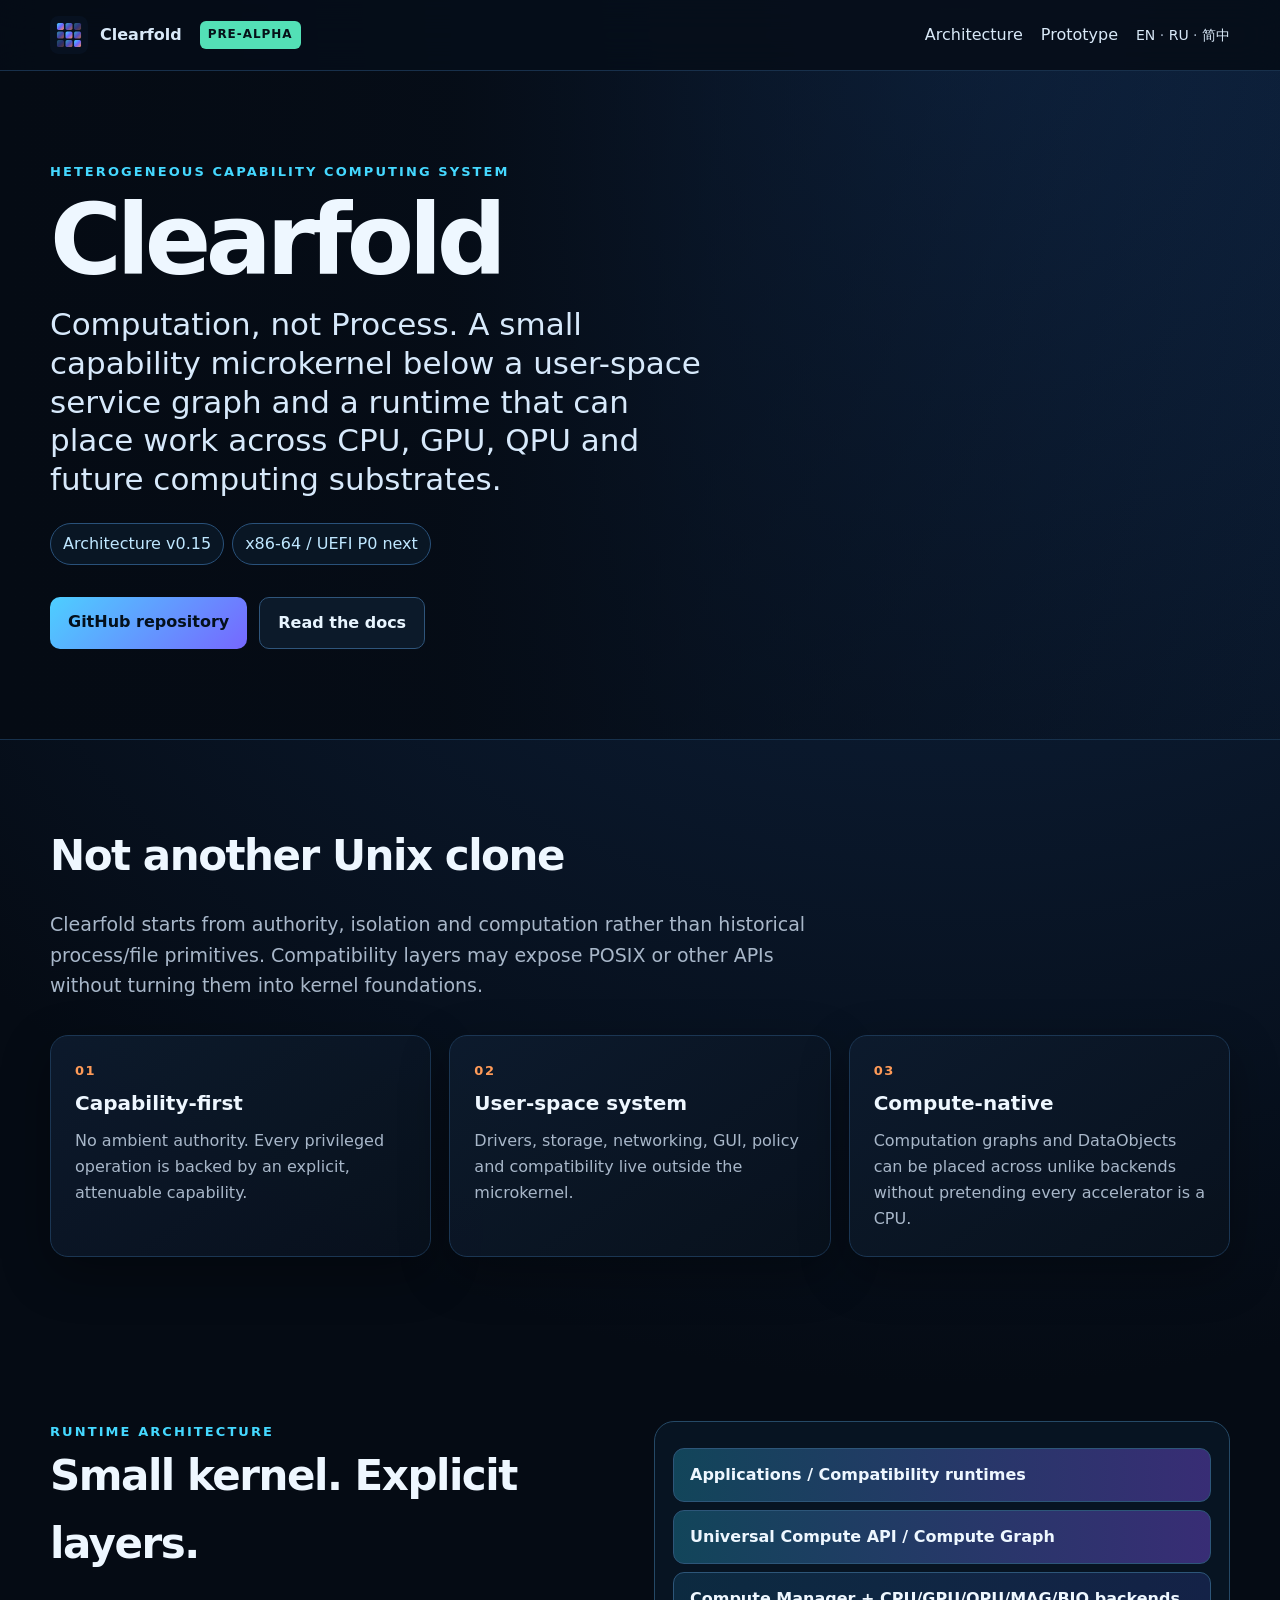
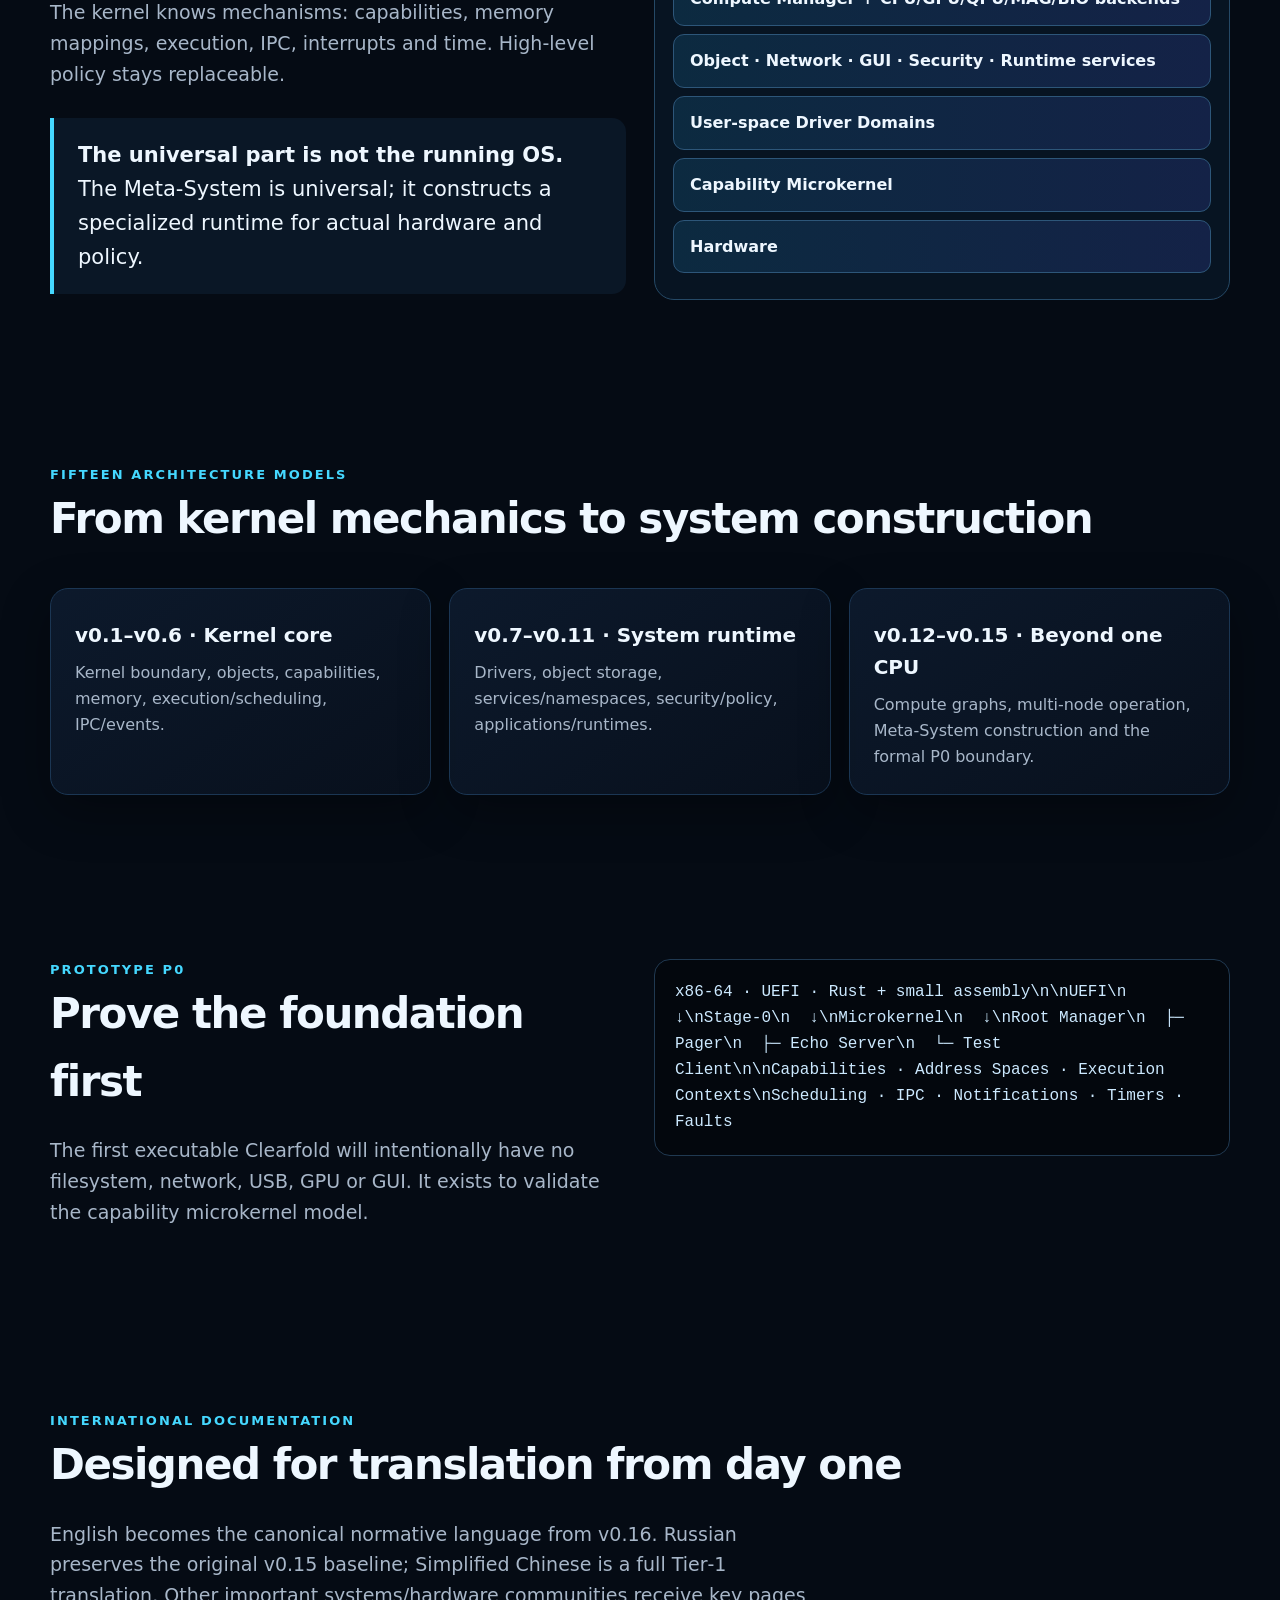
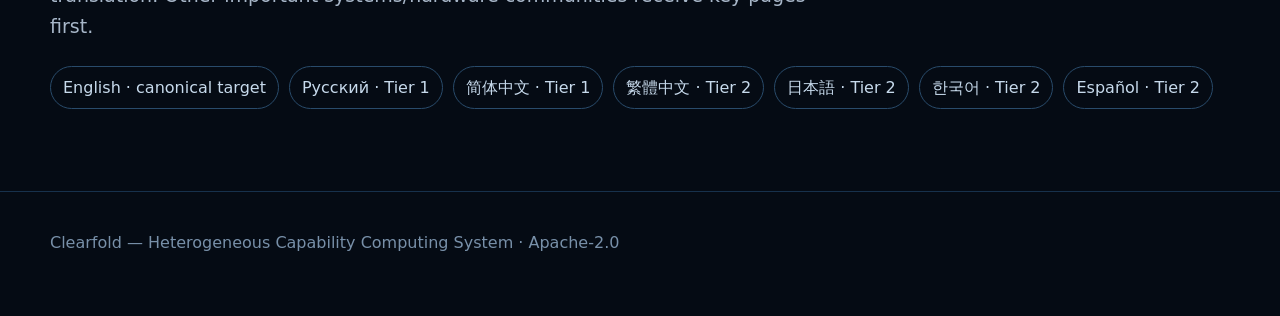
<file: site/index.html>
<!doctype html><html lang="en"><head><meta charset="utf-8"><meta name="viewport" content="width=device-width,initial-scale=1"><title>Clearfold — Computation, not Process</title><meta name="description" content="Clearfold is a heterogeneous capability computing system built around a small microkernel, a Meta-System and explicit Computation graphs."><link rel="icon" href="assets/logo.svg"><link rel="stylesheet" href="assets/style.css"></head><body>
<nav class="nav"><div class="wrap"><a class="brand" href="./"><img src="assets/logo.svg" alt=""><span>Clearfold</span></a><span class="status">PRE-ALPHA</span><span class="spacer"></span><a class="hide-mobile" href="#architecture">Architecture</a><a class="hide-mobile" href="#roadmap">Prototype</a><span class="lang"><a href="./">EN</a> · <a href="ru/">RU</a> · <a href="zh-cn/">简中</a></span></div></nav>
<header class="hero"><div class="wrap"><div class="hero-copy"><div class="eyebrow">Heterogeneous capability computing system</div><h1>Clearfold</h1><div class="lead">Computation, not Process. A small capability microkernel below a user-space service graph and a runtime that can place work across CPU, GPU, QPU and future computing substrates.</div><div><span class="tag">Architecture v0.15</span><span class="tag">x86-64 / UEFI P0 next</span></div><div class="cta"><a class="btn" href="https://github.com/javandee741/clearfold-system">GitHub repository</a><a class="btn secondary" href="https://github.com/javandee741/clearfold-system/tree/main/docs">Read the docs</a></div></div></div></header>
<main>
<section class="section"><div class="wrap"><h2>Not another Unix clone</h2><p class="section-intro">Clearfold starts from authority, isolation and computation rather than historical process/file primitives. Compatibility layers may expose POSIX or other APIs without turning them into kernel foundations.</p><div class="grid"><div class="card"><div class="num">01</div><h3>Capability-first</h3><p>No ambient authority. Every privileged operation is backed by an explicit, attenuable capability.</p></div><div class="card"><div class="num">02</div><h3>User-space system</h3><p>Drivers, storage, networking, GUI, policy and compatibility live outside the microkernel.</p></div><div class="card"><div class="num">03</div><h3>Compute-native</h3><p>Computation graphs and DataObjects can be placed across unlike backends without pretending every accelerator is a CPU.</p></div></div></div></section>
<section class="section" id="architecture"><div class="wrap architecture"><div><div class="eyebrow">Runtime architecture</div><h2>Small kernel. Explicit layers.</h2><p class="section-intro">The kernel knows mechanisms: capabilities, memory mappings, execution, IPC, interrupts and time. High-level policy stays replaceable.</p><div class="callout"><strong>The universal part is not the running OS.</strong><br>The Meta-System is universal; it constructs a specialized runtime for actual hardware and policy.</div></div><div class="stack"><div class="layer accent">Applications / Compatibility runtimes</div><div class="layer accent">Universal Compute API / Compute Graph</div><div class="layer">Compute Manager + CPU/GPU/QPU/MAG/BIO backends</div><div class="layer">Object · Network · GUI · Security · Runtime services</div><div class="layer">User-space Driver Domains</div><div class="layer">Capability Microkernel</div><div class="layer">Hardware</div></div></div></section>
<section class="section"><div class="wrap"><div class="eyebrow">Fifteen architecture models</div><h2>From kernel mechanics to system construction</h2><div class="grid"><div class="card"><h3>v0.1–v0.6 · Kernel core</h3><p>Kernel boundary, objects, capabilities, memory, execution/scheduling, IPC/events.</p></div><div class="card"><h3>v0.7–v0.11 · System runtime</h3><p>Drivers, object storage, services/namespaces, security/policy, applications/runtimes.</p></div><div class="card"><h3>v0.12–v0.15 · Beyond one CPU</h3><p>Compute graphs, multi-node operation, Meta-System construction and the formal P0 boundary.</p></div></div></div></section>
<section class="section" id="roadmap"><div class="wrap architecture"><div><div class="eyebrow">Prototype P0</div><h2>Prove the foundation first</h2><p class="section-intro">The first executable Clearfold will intentionally have no filesystem, network, USB, GPU or GUI. It exists to validate the capability microkernel model.</p></div><div class="code">x86-64 · UEFI · Rust + small assembly\n\nUEFI\n  ↓\nStage-0\n  ↓\nMicrokernel\n  ↓\nRoot Manager\n  ├─ Pager\n  ├─ Echo Server\n  └─ Test Client\n\nCapabilities · Address Spaces · Execution Contexts\nScheduling · IPC · Notifications · Timers · Faults</div></div></section>
<section class="section"><div class="wrap"><div class="eyebrow">International documentation</div><h2>Designed for translation from day one</h2><p class="section-intro">English becomes the canonical normative language from v0.16. Russian preserves the original v0.15 baseline; Simplified Chinese is a full Tier‑1 translation. Other important systems/hardware communities receive key pages first.</p><div class="languages"><span>English · canonical target</span><span>Русский · Tier 1</span><span>简体中文 · Tier 1</span><span>繁體中文 · Tier 2</span><span>日本語 · Tier 2</span><span>한국어 · Tier 2</span><span>Español · Tier 2</span></div></div></section>
</main><footer class="footer"><div class="wrap">Clearfold — Heterogeneous Capability Computing System · Apache-2.0</div></footer></body></html>
</file>
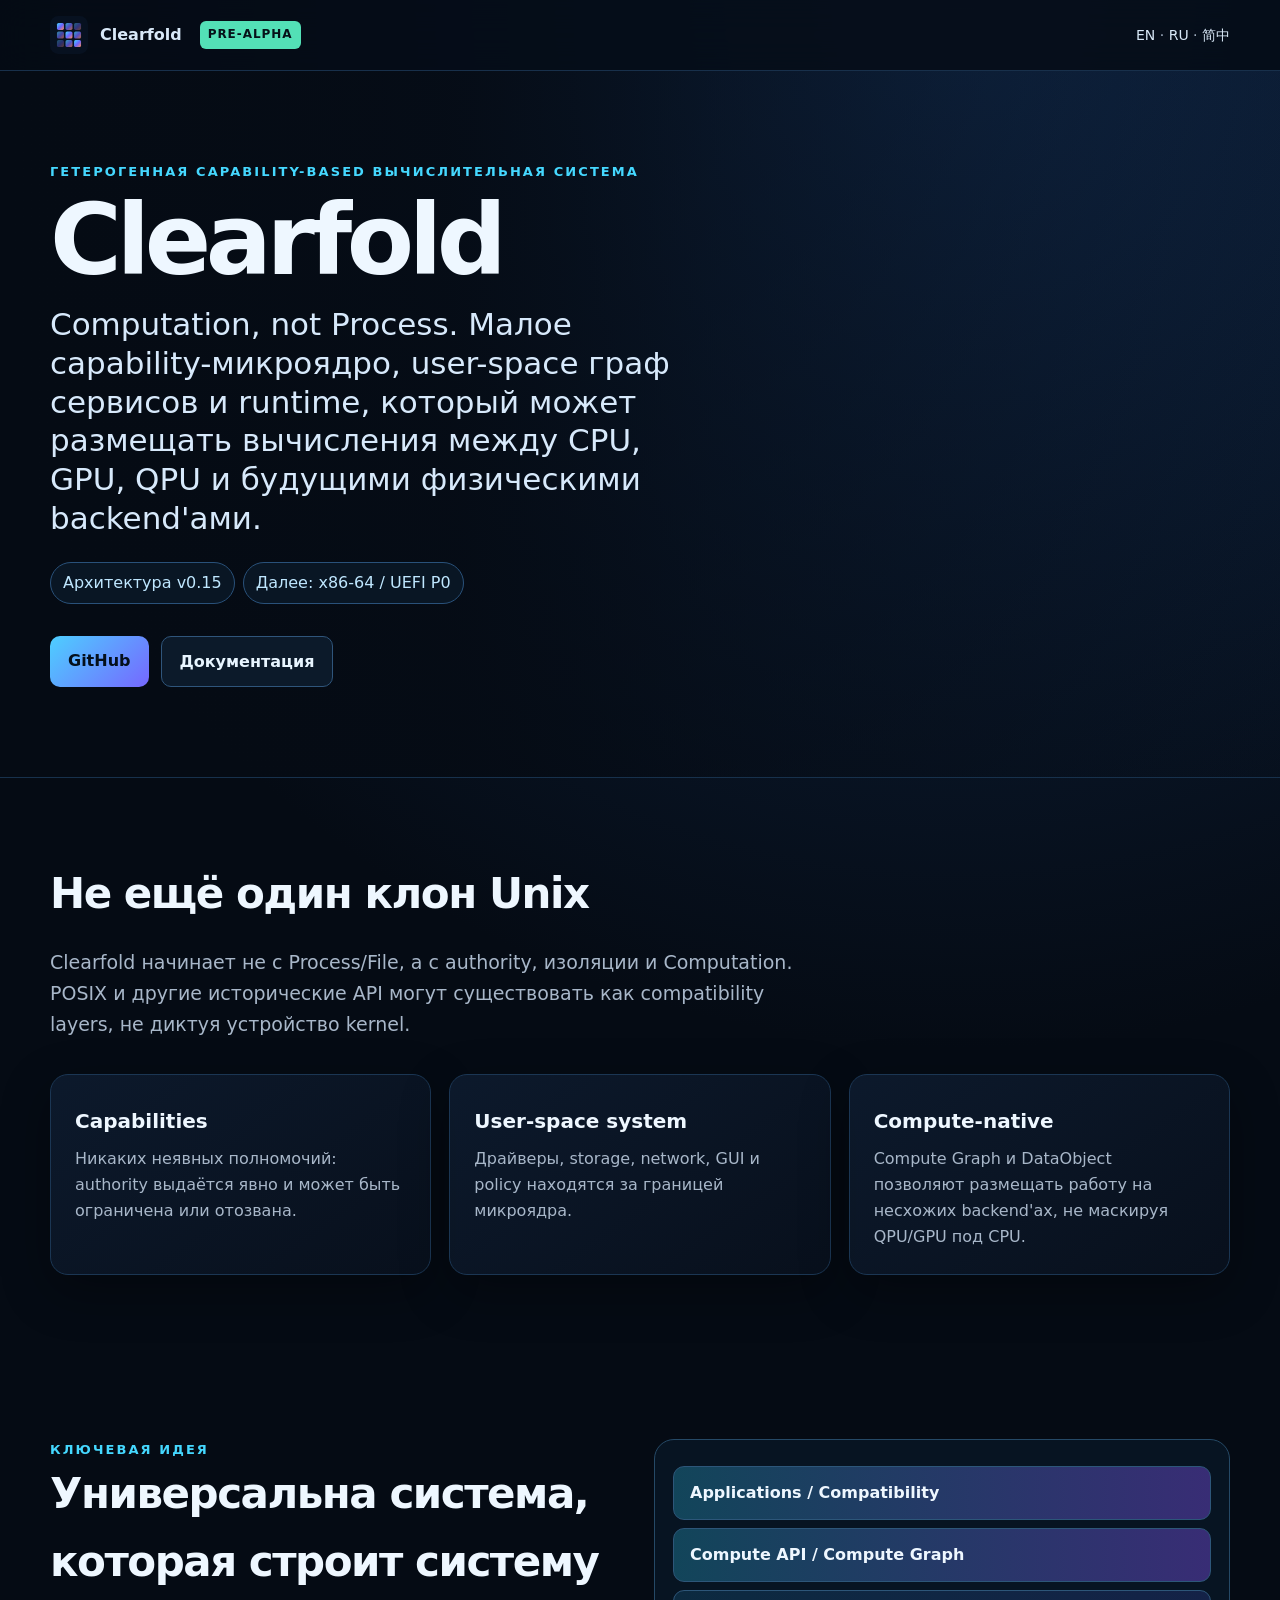
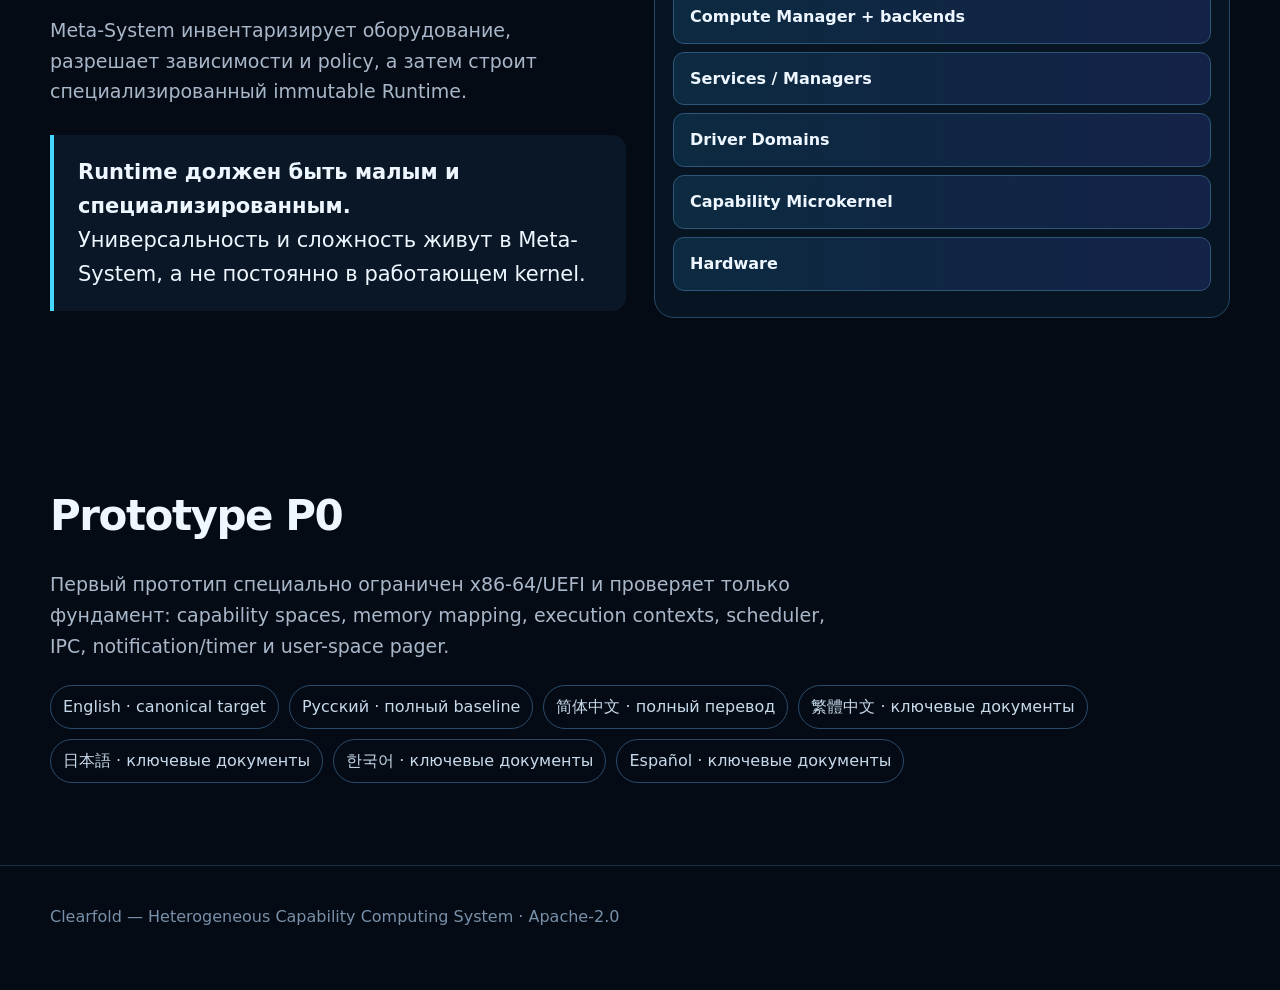
<file: site/ru/index.html>
<!doctype html><html lang="ru"><head><meta charset="utf-8"><meta name="viewport" content="width=device-width,initial-scale=1"><title>Clearfold — Computation, not Process</title><meta name="description" content="Clearfold — гетерогенная capability-based вычислительная система с микроядром, Meta-System и Compute Graph."><link rel="icon" href="../assets/logo.svg"><link rel="stylesheet" href="../assets/style.css"></head><body>
<nav class="nav"><div class="wrap"><a class="brand" href="../"><img src="../assets/logo.svg" alt=""><span>Clearfold</span></a><span class="status">PRE-ALPHA</span><span class="spacer"></span><span class="lang"><a href="../">EN</a> · <a href="./">RU</a> · <a href="../zh-cn/">简中</a></span></div></nav>
<header class="hero"><div class="wrap"><div class="hero-copy"><div class="eyebrow">Гетерогенная capability-based вычислительная система</div><h1>Clearfold</h1><div class="lead">Computation, not Process. Малое capability-микроядро, user-space граф сервисов и runtime, который может размещать вычисления между CPU, GPU, QPU и будущими физическими backend'ами.</div><div><span class="tag">Архитектура v0.15</span><span class="tag">Далее: x86-64 / UEFI P0</span></div><div class="cta"><a class="btn" href="https://github.com/javandee741/clearfold-system">GitHub</a><a class="btn secondary" href="https://github.com/javandee741/clearfold-system/tree/main/docs/ru">Документация</a></div></div></div></header>
<main><section class="section"><div class="wrap"><h2>Не ещё один клон Unix</h2><p class="section-intro">Clearfold начинает не с Process/File, а с authority, изоляции и Computation. POSIX и другие исторические API могут существовать как compatibility layers, не диктуя устройство kernel.</p><div class="grid"><div class="card"><h3>Capabilities</h3><p>Никаких неявных полномочий: authority выдаётся явно и может быть ограничена или отозвана.</p></div><div class="card"><h3>User-space system</h3><p>Драйверы, storage, network, GUI и policy находятся за границей микроядра.</p></div><div class="card"><h3>Compute-native</h3><p>Compute Graph и DataObject позволяют размещать работу на несхожих backend'ах, не маскируя QPU/GPU под CPU.</p></div></div></div></section>
<section class="section"><div class="wrap architecture"><div><div class="eyebrow">Ключевая идея</div><h2>Универсальна система, которая строит систему</h2><p class="section-intro">Meta-System инвентаризирует оборудование, разрешает зависимости и policy, а затем строит специализированный immutable Runtime.</p><div class="callout"><strong>Runtime должен быть малым и специализированным.</strong><br>Универсальность и сложность живут в Meta-System, а не постоянно в работающем kernel.</div></div><div class="stack"><div class="layer accent">Applications / Compatibility</div><div class="layer accent">Compute API / Compute Graph</div><div class="layer">Compute Manager + backends</div><div class="layer">Services / Managers</div><div class="layer">Driver Domains</div><div class="layer">Capability Microkernel</div><div class="layer">Hardware</div></div></div></section>
<section class="section"><div class="wrap"><h2>Prototype P0</h2><p class="section-intro">Первый прототип специально ограничен x86-64/UEFI и проверяет только фундамент: capability spaces, memory mapping, execution contexts, scheduler, IPC, notification/timer и user-space pager.</p><div class="languages"><span>English · canonical target</span><span>Русский · полный baseline</span><span>简体中文 · полный перевод</span><span>繁體中文 · ключевые документы</span><span>日本語 · ключевые документы</span><span>한국어 · ключевые документы</span><span>Español · ключевые документы</span></div></div></section></main><footer class="footer"><div class="wrap">Clearfold — Heterogeneous Capability Computing System · Apache-2.0</div></footer></body></html>
</file>
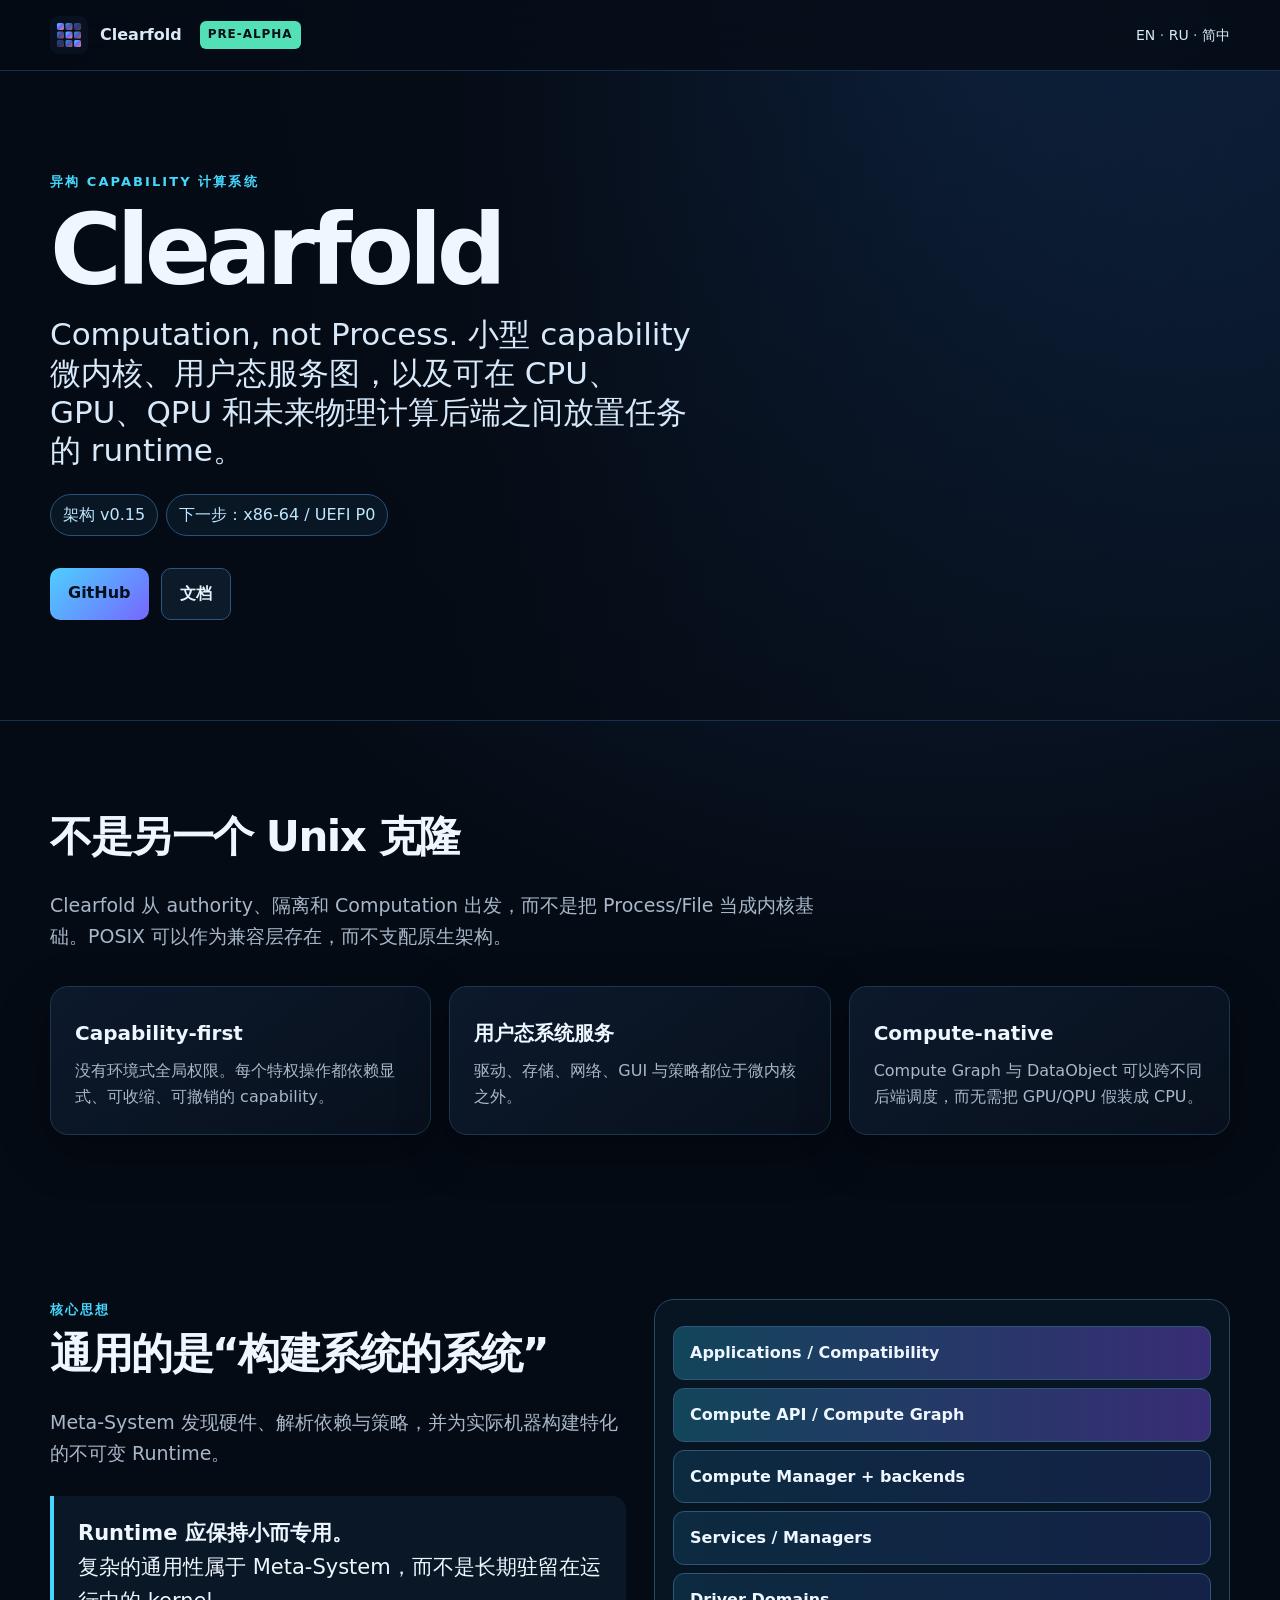
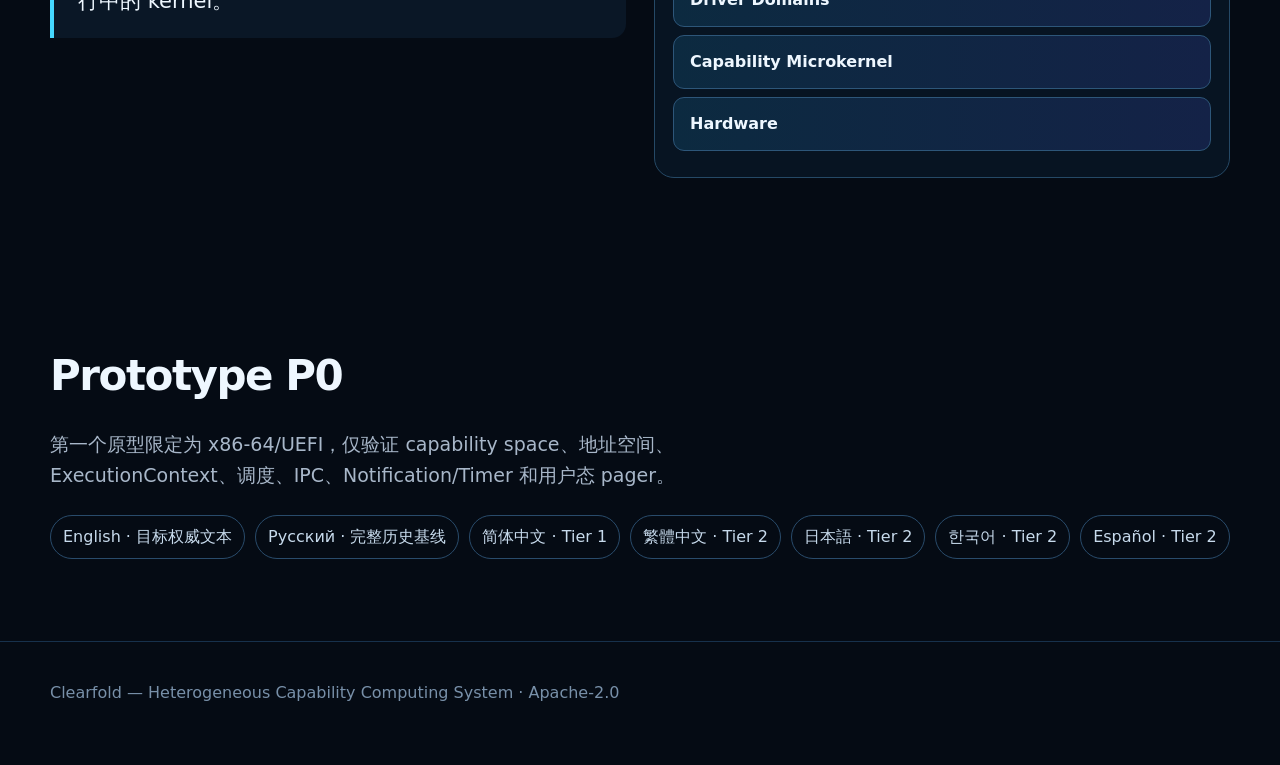
<file: site/zh-cn/index.html>
<!doctype html><html lang="zh-CN"><head><meta charset="utf-8"><meta name="viewport" content="width=device-width,initial-scale=1"><title>Clearfold — Computation, not Process</title><meta name="description" content="Clearfold 是一个异构 capability 计算系统：小型微内核、Meta-System 与 Compute Graph。"><link rel="icon" href="../assets/logo.svg"><link rel="stylesheet" href="../assets/style.css"></head><body>
<nav class="nav"><div class="wrap"><a class="brand" href="../"><img src="../assets/logo.svg" alt=""><span>Clearfold</span></a><span class="status">PRE-ALPHA</span><span class="spacer"></span><span class="lang"><a href="../">EN</a> · <a href="../ru/">RU</a> · <a href="./">简中</a></span></div></nav>
<header class="hero"><div class="wrap"><div class="hero-copy"><div class="eyebrow">异构 capability 计算系统</div><h1>Clearfold</h1><div class="lead">Computation, not Process. 小型 capability 微内核、用户态服务图，以及可在 CPU、GPU、QPU 和未来物理计算后端之间放置任务的 runtime。</div><div><span class="tag">架构 v0.15</span><span class="tag">下一步：x86-64 / UEFI P0</span></div><div class="cta"><a class="btn" href="https://github.com/javandee741/clearfold-system">GitHub</a><a class="btn secondary" href="https://github.com/javandee741/clearfold-system/tree/main/docs/zh-CN">文档</a></div></div></div></header>
<main><section class="section"><div class="wrap"><h2>不是另一个 Unix 克隆</h2><p class="section-intro">Clearfold 从 authority、隔离和 Computation 出发，而不是把 Process/File 当成内核基础。POSIX 可以作为兼容层存在，而不支配原生架构。</p><div class="grid"><div class="card"><h3>Capability-first</h3><p>没有环境式全局权限。每个特权操作都依赖显式、可收缩、可撤销的 capability。</p></div><div class="card"><h3>用户态系统服务</h3><p>驱动、存储、网络、GUI 与策略都位于微内核之外。</p></div><div class="card"><h3>Compute-native</h3><p>Compute Graph 与 DataObject 可以跨不同后端调度，而无需把 GPU/QPU 假装成 CPU。</p></div></div></div></section>
<section class="section"><div class="wrap architecture"><div><div class="eyebrow">核心思想</div><h2>通用的是“构建系统的系统”</h2><p class="section-intro">Meta-System 发现硬件、解析依赖与策略，并为实际机器构建特化的不可变 Runtime。</p><div class="callout"><strong>Runtime 应保持小而专用。</strong><br>复杂的通用性属于 Meta-System，而不是长期驻留在运行中的 kernel。</div></div><div class="stack"><div class="layer accent">Applications / Compatibility</div><div class="layer accent">Compute API / Compute Graph</div><div class="layer">Compute Manager + backends</div><div class="layer">Services / Managers</div><div class="layer">Driver Domains</div><div class="layer">Capability Microkernel</div><div class="layer">Hardware</div></div></div></section>
<section class="section"><div class="wrap"><h2>Prototype P0</h2><p class="section-intro">第一个原型限定为 x86-64/UEFI，仅验证 capability space、地址空间、ExecutionContext、调度、IPC、Notification/Timer 和用户态 pager。</p><div class="languages"><span>English · 目标权威文本</span><span>Русский · 完整历史基线</span><span>简体中文 · Tier 1</span><span>繁體中文 · Tier 2</span><span>日本語 · Tier 2</span><span>한국어 · Tier 2</span><span>Español · Tier 2</span></div></div></section></main><footer class="footer"><div class="wrap">Clearfold — Heterogeneous Capability Computing System · Apache-2.0</div></footer></body></html>
</file>
<file: site/assets/style.css>
:root{--bg:#050b14;--panel:#0b1524cc;--line:#1d3553;--text:#eef7ff;--muted:#a8b7c9;--cyan:#45d8ff;--violet:#7c6cff;--orange:#ff9b58;--green:#53e0b6;--max:1180px}
*{box-sizing:border-box}html{scroll-behavior:smooth}body{margin:0;background:radial-gradient(circle at 75% 0,#102849 0,transparent 38%),var(--bg);color:var(--text);font:16px/1.62 Inter,ui-sans-serif,system-ui,-apple-system,BlinkMacSystemFont,"Segoe UI",sans-serif}a{color:var(--cyan);text-decoration:none}a:hover{text-decoration:underline}.wrap{width:min(var(--max),calc(100% - 40px));margin:auto}.nav{position:sticky;top:0;z-index:10;backdrop-filter:blur(16px);background:#050b14d9;border-bottom:1px solid #18304b}.nav .wrap{height:70px;display:flex;align-items:center;gap:18px}.brand{display:flex;align-items:center;gap:12px;font-weight:800;color:white}.brand img{width:38px;height:38px}.spacer{flex:1}.nav a{color:#d9e9f8}.lang{font-size:14px;color:var(--muted)}.hero{min-height:650px;background:linear-gradient(90deg,#050b14 0%,#050b14e8 35%,#050b1488 56%,#050b1412 100%);display:flex;align-items:center;border-bottom:1px solid #17314c}.hero-copy{max-width:700px;padding:90px 0}.eyebrow{color:var(--cyan);letter-spacing:.16em;text-transform:uppercase;font-size:13px;font-weight:800}.hero h1{font-size:clamp(54px,8vw,98px);line-height:.95;margin:12px 0 18px;letter-spacing:-.055em}.lead{font-size:clamp(20px,2.7vw,31px);line-height:1.25;color:#d7e9fb;max-width:660px}.tag{display:inline-flex;gap:8px;align-items:center;border:1px solid #29517a;background:#0b1b2caa;border-radius:999px;padding:7px 12px;color:#bfe7ff;margin:24px 8px 0 0}.cta{display:flex;gap:12px;flex-wrap:wrap;margin-top:32px}.btn{display:inline-block;padding:12px 18px;border-radius:10px;background:linear-gradient(135deg,#4dcfff,#7667ff);color:#04101c;font-weight:800}.btn.secondary{background:#0c1a2a;border:1px solid #2f557b;color:#e8f5ff}.section{padding:82px 0}.section h2{font-size:42px;letter-spacing:-.035em;margin:0 0 12px}.section-intro{color:var(--muted);max-width:780px;font-size:19px}.grid{display:grid;grid-template-columns:repeat(3,1fr);gap:18px;margin-top:34px}.card{background:linear-gradient(145deg,#0d1c2fdd,#08111ddd);border:1px solid #1b3653;border-radius:18px;padding:24px;box-shadow:0 16px 50px #0005}.card h3{margin:6px 0 9px;font-size:20px}.card p{color:var(--muted);margin:0}.num{color:var(--orange);font-weight:900;font-size:13px;letter-spacing:.12em}.architecture{display:grid;grid-template-columns:1fr 1fr;gap:28px;align-items:start}.stack{border:1px solid #254966;border-radius:20px;padding:18px;background:#071422}.layer{padding:13px 16px;margin:8px 0;border-radius:11px;background:linear-gradient(90deg,#0c2a40,#142247);border:1px solid #2d5679;font-weight:700}.layer.accent{background:linear-gradient(90deg,#12455a,#382d75)}.code{white-space:pre-wrap;background:#03070d;border:1px solid #203951;border-radius:16px;padding:20px;color:#cce9ff;font-family:ui-monospace,SFMono-Regular,Menlo,monospace;overflow:auto}.callout{border-left:4px solid var(--cyan);padding:20px 24px;background:#0a1726;margin-top:28px;border-radius:0 14px 14px 0;font-size:21px}.languages{display:flex;flex-wrap:wrap;gap:10px;margin-top:24px}.languages span{padding:8px 12px;border:1px solid #294b6b;border-radius:999px;color:#c7daec}.footer{padding:38px 0 60px;color:#7890a9;border-top:1px solid #17314c}.status{display:inline-block;color:#061119;background:var(--green);font-size:12px;font-weight:900;padding:4px 8px;border-radius:6px;letter-spacing:.08em}@media(max-width:850px){.grid,.architecture{grid-template-columns:1fr}.nav .hide-mobile{display:none}.hero{min-height:600px;background-position:65% center}.hero-copy{padding:70px 0}.section{padding:62px 0}}
</file>
